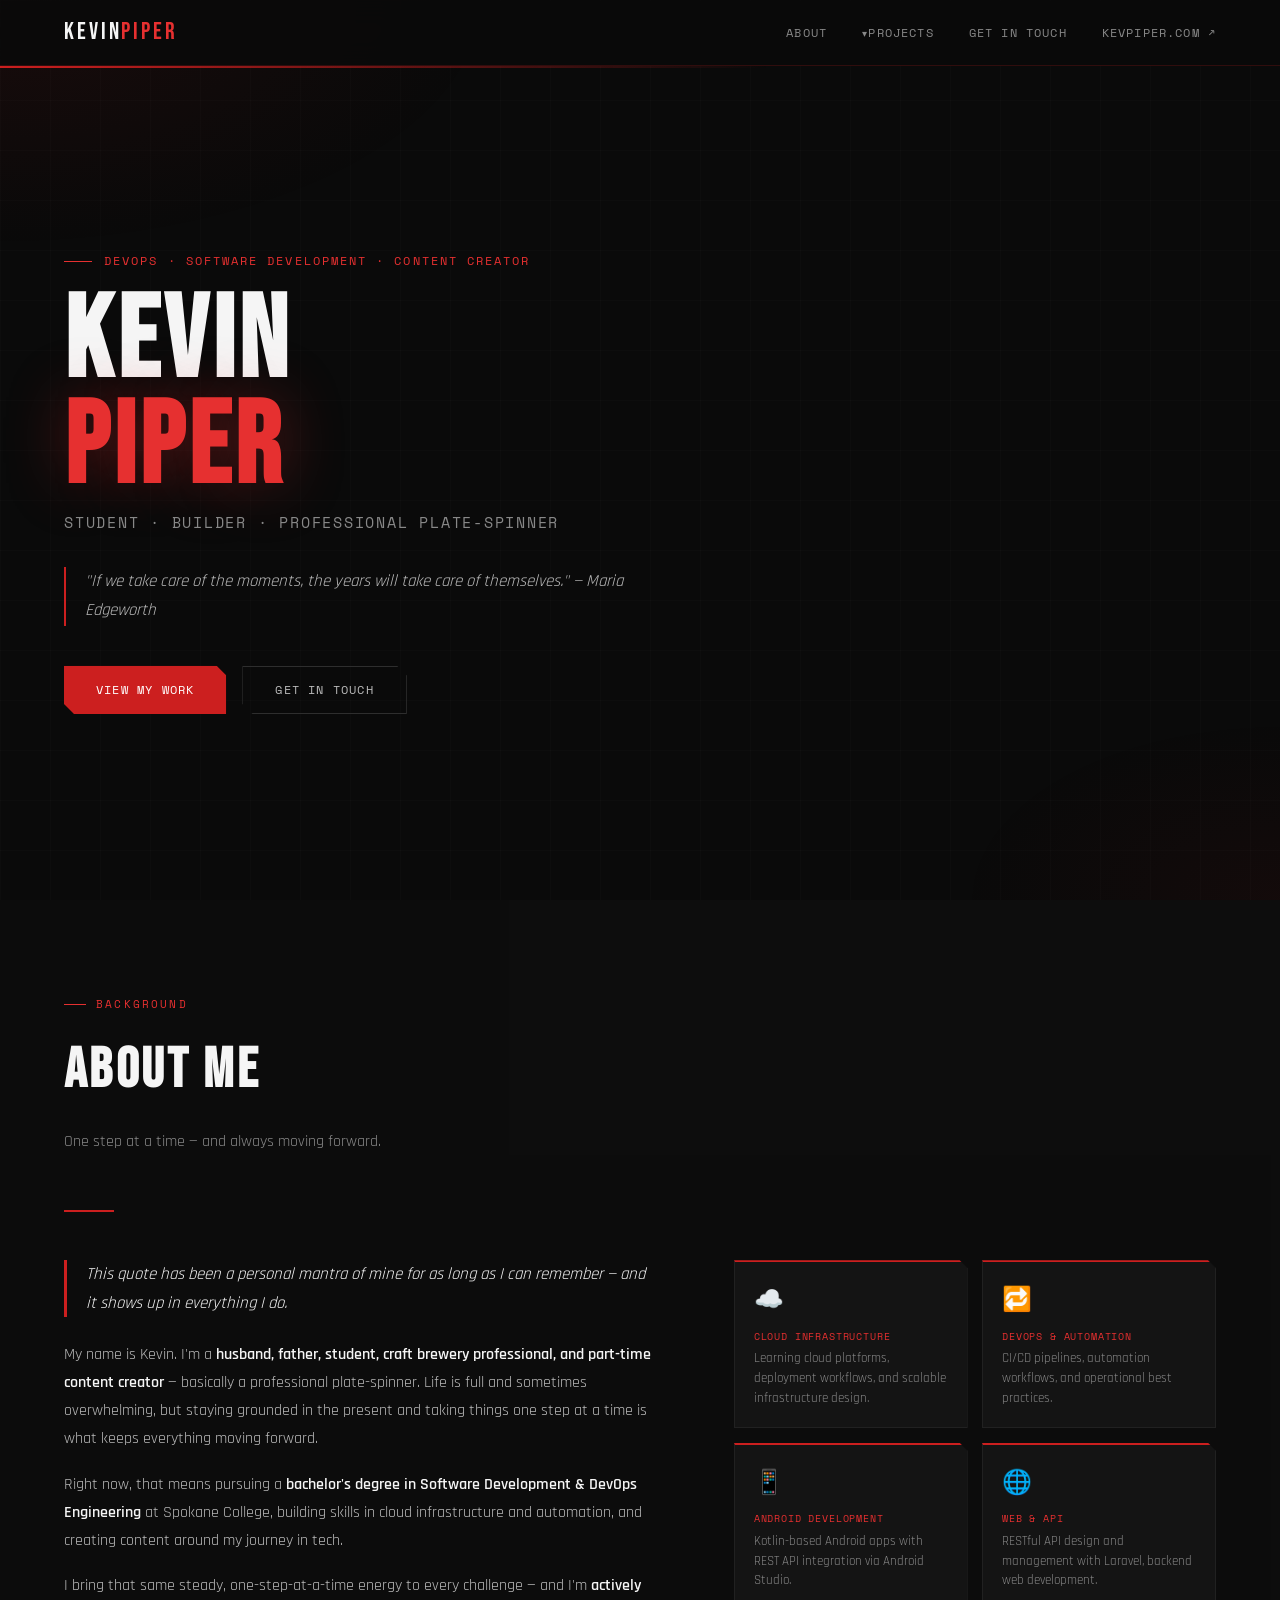
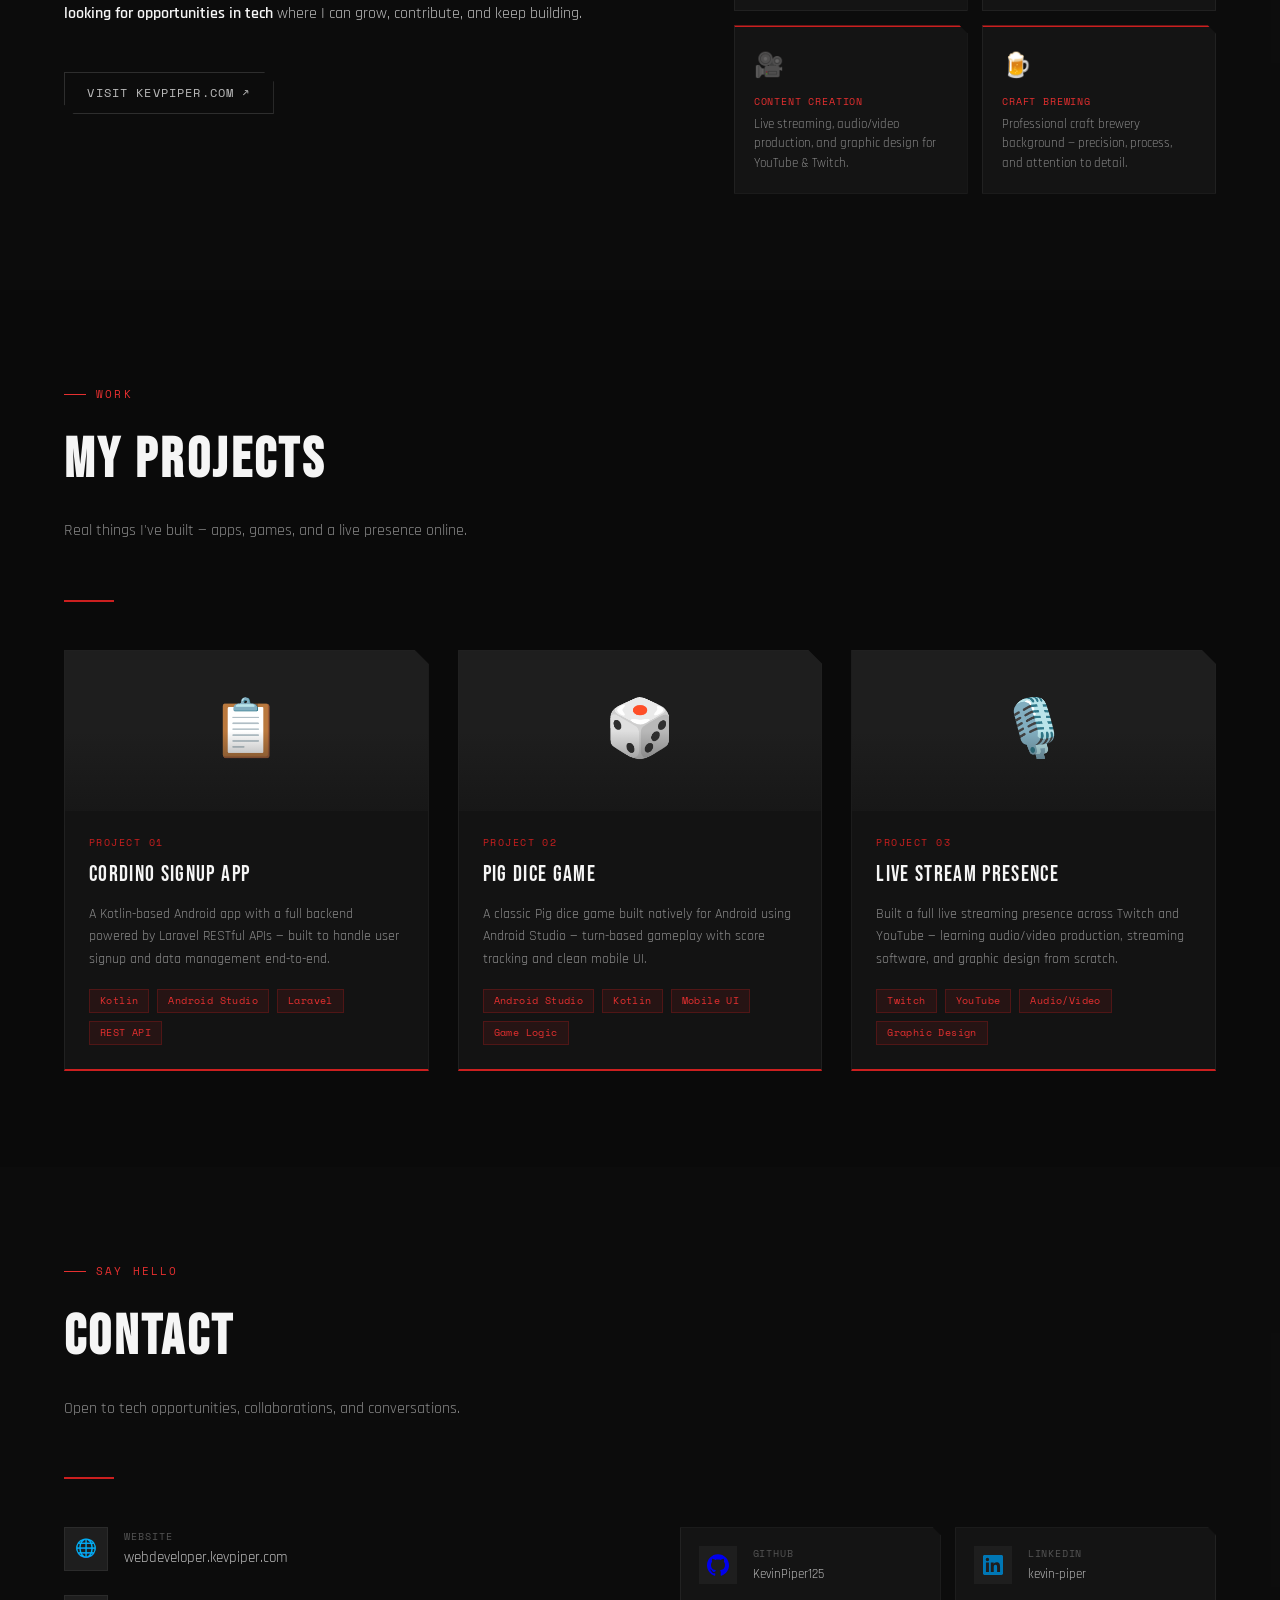
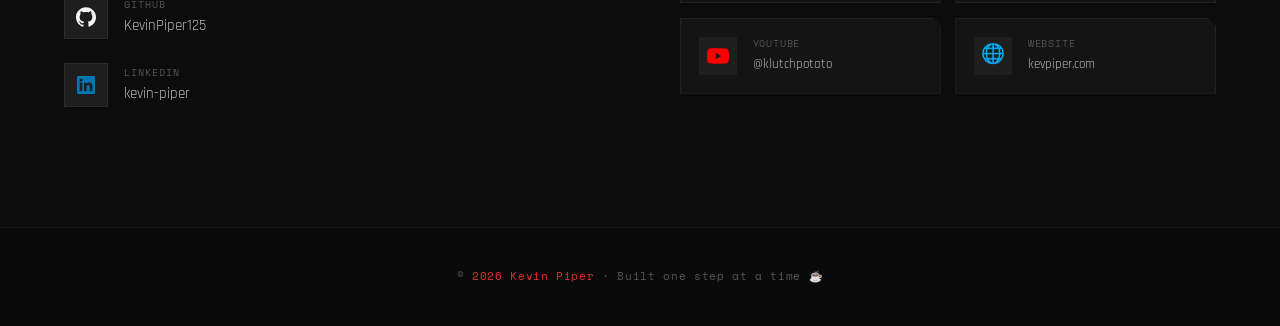
<file: index.html>
<!DOCTYPE html>
<html lang="en">
<head>
  <meta charset="UTF-8" />
  <meta name="viewport" content="width=device-width, initial-scale=1.0" />
  <meta name="description" content="Kevin Piper — DevOps & Software Development student, content creator, and tech enthusiast based in Spokane, WA." />
  <meta name="keywords" content="Kevin Piper, DevOps, Software Development, Cloud Infrastructure, Android, Kotlin, Spokane" />
  <meta name="author" content="Kevin Piper" />
  <meta property="og:title" content="Kevin Piper | DevOps & Software Development" />
  <meta property="og:description" content="Student, content creator, and tech builder. Pursuing a degree in Software Development & DevOps Engineering at Spokane College." />
  <meta property="og:url" content="https://webdeveloper.kevpiper.com" />
  <title>Kevin Paul Piper | DevOps & Software Development</title>
  <link rel="stylesheet" href="styles.css" />
</head>
<body>

  <!-- ── NAV ── -->
  <nav>
    <a href="index.html" class="nav-logo">Kevin<span>Piper</span></a>
    <ul class="nav-links">
      <li><a href="#about">About</a></li>
      <li class="nav-dropdown">
        <a href="#projects">Projects</a>
        <ul class="dropdown-menu">
          <li><a href="project1.html">Cordino Signup App</a></li>
          <li><a href="project2.html">Pig Dice Game</a></li>
          <li><a href="project3.html">Live Stream Presence</a></li>
        </ul>
      </li>
      <li><a href="#contact">Get in Touch</a></li>
      <li><a href="https://webdeveloper.kevpiper.com" target="_blank" rel="noopener">kevpiper.com ↗</a></li>
    </ul>
    <button class="hamburger" id="hamburger" aria-label="Open menu">
      <span></span><span></span><span></span>
    </button>
  </nav>

  <!-- ── MOBILE MENU ── -->
  <div class="mobile-menu" id="mobile-menu">
    <ul>
      <li><a href="#about">About</a></li>
      <li><a href="#projects">Projects</a></li>
      <li><a href="project1.html">→ Cordino Signup App</a></li>
      <li><a href="project2.html">→ Pig Dice Game</a></li>
      <li><a href="project3.html">→ Live Stream Presence</a></li>
      <li><a href="#contact">Contact</a></li>
      <li><a href="https://webdeveloper.kevpiper.com" target="_blank" rel="noopener">kevpiper.com ↗</a></li>
    </ul>
  </div>

  <!-- ── HERO ── -->
  <section id="hero">
    <div class="hero-accent-line"></div>
    <div class="hero-content">
      <p class="hero-tag">DevOps · Software Development · Content Creator</p>
      <h1 class="hero-name">
        Kevin
        <span>Piper</span>
      </h1>
      <p class="hero-title">Student · Builder · Professional Plate-Spinner</p>
      <p class="hero-desc">
        "If we take care of the moments, the years will take care of themselves." — Maria Edgeworth
      </p>
      <div class="hero-cta">
        <a href="#projects" class="btn-primary">View My Work</a>
        <a href="#contact" class="btn-outline">Get in Touch</a>
      </div>
    </div>
  </section>

  <!-- ── ABOUT ── -->
  <section id="about">
    <div class="section-label">Background</div>
    <h2 class="section-title">About Me</h2>
    <p class="section-subtitle">One step at a time — and always moving forward.</p>
    <div class="divider"></div>
    <div class="about-grid">
      <div class="about-text">
        <p class="quote">
          This quote has been a personal mantra of mine for as long as I can remember — and it shows up in everything I do.
        </p>
        <p>
          My name is Kevin. I'm a <strong>husband, father, student, craft brewery professional, and part-time content creator</strong> — basically a professional plate-spinner. Life is full and sometimes overwhelming, but staying grounded in the present and taking things one step at a time is what keeps everything moving forward.
        </p>
        <p>
          Right now, that means pursuing a <strong>bachelor's degree in Software Development &amp; DevOps Engineering</strong> at Spokane College, building skills in cloud infrastructure and automation, and creating content around my journey in tech.
        </p>
        <p>
          I bring that same steady, one-step-at-a-time energy to every challenge — and I'm <strong>actively looking for opportunities in tech</strong> where I can grow, contribute, and keep building.
        </p>
        <br />
        <a href="https://webdeveloper.kevpiper.com" target="_blank" rel="noopener" class="btn-outline" style="font-size:0.72rem; padding: 0.7rem 1.4rem;">
          Visit kevpiper.com ↗
        </a>
      </div>
      <div class="skills-grid">
        <div class="skill-card">
          <div class="skill-icon">☁️</div>
          <div class="skill-name">Cloud Infrastructure</div>
          <div class="skill-desc">Learning cloud platforms, deployment workflows, and scalable infrastructure design.</div>
        </div>
        <div class="skill-card">
          <div class="skill-icon">🔁</div>
          <div class="skill-name">DevOps & Automation</div>
          <div class="skill-desc">CI/CD pipelines, automation workflows, and operational best practices.</div>
        </div>
        <div class="skill-card">
          <div class="skill-icon">📱</div>
          <div class="skill-name">Android Development</div>
          <div class="skill-desc">Kotlin-based Android apps with REST API integration via Android Studio.</div>
        </div>
        <div class="skill-card">
          <div class="skill-icon">🌐</div>
          <div class="skill-name">Web & API</div>
          <div class="skill-desc">RESTful API design and management with Laravel, backend web development.</div>
        </div>
        <div class="skill-card">
          <div class="skill-icon">🎥</div>
          <div class="skill-name">Content Creation</div>
          <div class="skill-desc">Live streaming, audio/video production, and graphic design for YouTube & Twitch.</div>
        </div>
        <div class="skill-card">
          <div class="skill-icon">🍺</div>
          <div class="skill-name">Craft Brewing</div>
          <div class="skill-desc">Professional craft brewery background — precision, process, and attention to detail.</div>
        </div>
      </div>
    </div>
  </section>

  <!-- ── PROJECTS ── -->
  <section id="projects">
    <div class="section-label">Work</div>
    <h2 class="section-title">My Projects</h2>
    <p class="section-subtitle">Real things I've built — apps, games, and a live presence online.</p>
    <div class="divider"></div>
    <div class="projects-grid">

      <a href="project1.html" class="project-card">
        <div class="project-thumb">📋</div>
        <div class="project-body">
          <div class="project-number">Project 01</div>
          <div class="project-name">Cordino Signup App</div>
          <div class="project-desc">
            A Kotlin-based Android app with a full backend powered by Laravel RESTful APIs — built to handle user signup and data management end-to-end.
          </div>
          <div class="project-tags">
            <span class="tag">Kotlin</span>
            <span class="tag">Android Studio</span>
            <span class="tag">Laravel</span>
            <span class="tag">REST API</span>
          </div>
        </div>
      </a>

      <a href="project2.html" class="project-card">
        <div class="project-thumb">🎲</div>
        <div class="project-body">
          <div class="project-number">Project 02</div>
          <div class="project-name">Pig Dice Game</div>
          <div class="project-desc">
            A classic Pig dice game built natively for Android using Android Studio — turn-based gameplay with score tracking and clean mobile UI.
          </div>
          <div class="project-tags">
            <span class="tag">Android Studio</span>
            <span class="tag">Kotlin</span>
            <span class="tag">Mobile UI</span>
            <span class="tag">Game Logic</span>
          </div>
        </div>
      </a>

      <a href="project3.html" class="project-card">
        <div class="project-thumb">🎙️</div>
        <div class="project-body">
          <div class="project-number">Project 03</div>
          <div class="project-name">Live Stream Presence</div>
          <div class="project-desc">
            Built a full live streaming presence across Twitch and YouTube — learning audio/video production, streaming software, and graphic design from scratch.
          </div>
          <div class="project-tags">
            <span class="tag">Twitch</span>
            <span class="tag">YouTube</span>
            <span class="tag">Audio/Video</span>
            <span class="tag">Graphic Design</span>
          </div>
        </div>
      </a>

    </div>
  </section>

  <!-- ── CONTACT ── -->
  <section id="contact">
    <div class="section-label">Say Hello</div>
    <h2 class="section-title">Contact</h2>
    <p class="section-subtitle">Open to tech opportunities, collaborations, and conversations.</p>
    <div class="divider"></div>
    <div class="contact-grid">
      <div>
        <a href="https://webdeveloper.kevpiper.com" target="_blank" rel="noopener" class="contact-item">
          <div class="contact-icon">🌐</div>
          <div>
            <div class="contact-label">Website</div>
            <div class="contact-value">webdeveloper.kevpiper.com</div>
          </div>
        </a>
        <a href="https://github.com/KevinPiper125" target="_blank" rel="noopener" class="contact-item">
          <div class="contact-icon">
            <svg width="20" height="20" fill="currentColor" viewBox="0 0 24 24"><path d="M12 .297c-6.63 0-12 5.373-12 12 0 5.303 3.438 9.8 8.205 11.385.6.113.82-.258.82-.577 0-.285-.01-1.04-.015-2.04-3.338.724-4.042-1.61-4.042-1.61C4.422 18.07 3.633 17.7 3.633 17.7c-1.087-.744.084-.729.084-.729 1.205.084 1.838 1.236 1.838 1.236 1.07 1.835 2.809 1.305 3.495.998.108-.776.417-1.305.76-1.605-2.665-.3-5.466-1.332-5.466-5.93 0-1.31.465-2.38 1.235-3.22-.135-.303-.54-1.523.105-3.176 0 0 1.005-.322 3.3 1.23.96-.267 1.98-.399 3-.405 1.02.006 2.04.138 3 .405 2.28-1.552 3.285-1.23 3.285-1.23.645 1.653.24 2.873.12 3.176.765.84 1.23 1.91 1.23 3.22 0 4.61-2.805 5.625-5.475 5.92.42.36.81 1.096.81 2.22 0 1.606-.015 2.896-.015 3.286 0 .315.21.69.825.57C20.565 22.092 24 17.592 24 12.297c0-6.627-5.373-12-12-12"/></svg>
          </div>
          <div>
            <div class="contact-label">GitHub</div>
            <div class="contact-value">KevinPiper125</div>
          </div>
        </a>
        <a href="https://www.linkedin.com/in/kevin-piper-480a393b7/" target="_blank" rel="noopener" class="contact-item">
          <div class="contact-icon">
            <svg width="18" height="18" fill="#0077b5" viewBox="0 0 24 24"><path d="M20.447 20.452h-3.554v-5.569c0-1.328-.027-3.037-1.852-3.037-1.853 0-2.136 1.445-2.136 2.939v5.667H9.351V9h3.414v1.561h.046c.477-.9 1.637-1.85 3.37-1.85 3.601 0 4.267 2.37 4.267 5.455v6.286zM5.337 7.433a2.062 2.062 0 0 1-2.063-2.065 2.064 2.064 0 1 1 2.063 2.065zm1.782 13.019H3.555V9h3.564v11.452zM22.225 0H1.771C.792 0 0 .774 0 1.729v20.542C0 23.227.792 24 1.771 24h20.451C23.2 24 24 23.227 24 22.271V1.729C24 .774 23.2 0 22.222 0h.003z"/></svg>
          </div>
          <div>
            <div class="contact-label">LinkedIn</div>
            <div class="contact-value">kevin-piper</div>
          </div>
        </a>
      </div>
      <div class="social-grid">
        <a href="https://github.com/KevinPiper125" target="_blank" rel="noopener" class="social-card">
          <div class="social-icon">
            <svg width="22" height="22" fill="currentColor" viewBox="0 0 24 24"><path d="M12 .297c-6.63 0-12 5.373-12 12 0 5.303 3.438 9.8 8.205 11.385.6.113.82-.258.82-.577 0-.285-.01-1.04-.015-2.04-3.338.724-4.042-1.61-4.042-1.61C4.422 18.07 3.633 17.7 3.633 17.7c-1.087-.744.084-.729.084-.729 1.205.084 1.838 1.236 1.838 1.236 1.07 1.835 2.809 1.305 3.495.998.108-.776.417-1.305.76-1.605-2.665-.3-5.466-1.332-5.466-5.93 0-1.31.465-2.38 1.235-3.22-.135-.303-.54-1.523.105-3.176 0 0 1.005-.322 3.3 1.23.96-.267 1.98-.399 3-.405 1.02.006 2.04.138 3 .405 2.28-1.552 3.285-1.23 3.285-1.23.645 1.653.24 2.873.12 3.176.765.84 1.23 1.91 1.23 3.22 0 4.61-2.805 5.625-5.475 5.92.42.36.81 1.096.81 2.22 0 1.606-.015 2.896-.015 3.286 0 .315.21.69.825.57C20.565 22.092 24 17.592 24 12.297c0-6.627-5.373-12-12-12"/></svg>
          </div>
          <div>
            <div class="social-name">GitHub</div>
            <div class="social-handle">KevinPiper125</div>
          </div>
        </a>
        <a href="https://www.linkedin.com/in/kevin-piper-480a393b7/" target="_blank" rel="noopener" class="social-card">
          <div class="social-icon">
            <svg width="20" height="20" fill="#0077b5" viewBox="0 0 24 24"><path d="M20.447 20.452h-3.554v-5.569c0-1.328-.027-3.037-1.852-3.037-1.853 0-2.136 1.445-2.136 2.939v5.667H9.351V9h3.414v1.561h.046c.477-.9 1.637-1.85 3.37-1.85 3.601 0 4.267 2.37 4.267 5.455v6.286zM5.337 7.433a2.062 2.062 0 0 1-2.063-2.065 2.064 2.064 0 1 1 2.063 2.065zm1.782 13.019H3.555V9h3.564v11.452zM22.225 0H1.771C.792 0 0 .774 0 1.729v20.542C0 23.227.792 24 1.771 24h20.451C23.2 24 24 23.227 24 22.271V1.729C24 .774 23.2 0 22.222 0h.003z"/></svg>
          </div>
          <div>
            <div class="social-name">LinkedIn</div>
            <div class="social-handle">kevin-piper</div>
          </div>
        </a>
        <a href="https://www.youtube.com/@klutchpotato" target="_blank" rel="noopener" class="social-card">
          <div class="social-icon">
            <svg width="22" height="22" fill="#ff0000" viewBox="0 0 24 24"><path d="M23.495 6.205a3.007 3.007 0 0 0-2.088-2.088c-1.87-.501-9.396-.501-9.396-.501s-7.507-.01-9.396.501A3.007 3.007 0 0 0 .527 6.205a31.247 31.247 0 0 0-.522 5.805 31.247 31.247 0 0 0 .522 5.783 3.007 3.007 0 0 0 2.088 2.088c1.868.502 9.396.502 9.396.502s7.506 0 9.396-.502a3.007 3.007 0 0 0 2.088-2.088 31.247 31.247 0 0 0 .5-5.783 31.247 31.247 0 0 0-.5-5.805zM9.609 15.601V8.408l6.264 3.602z"/></svg>
          </div>
          <div>
            <div class="social-name">YouTube</div>
            <div class="social-handle">@klutchpotato</div>
          </div>
        </a>
        <a href="https://webdeveloper.kevpiper.com" target="_blank" rel="noopener" class="social-card">
          <div class="social-icon">🌐</div>
          <div>
            <div class="social-name">Website</div>
            <div class="social-handle">kevpiper.com</div>
          </div>
        </a>
      </div>
    </div>
  </section>

  <!-- ── FOOTER ── -->
  <footer>
    <p>© <span id="year"></span> <span>Kevin Piper</span> · Built one step at a time ☕</p>
  </footer>

  <script src="scripts.js"></script>
</body>
</html>
</file>
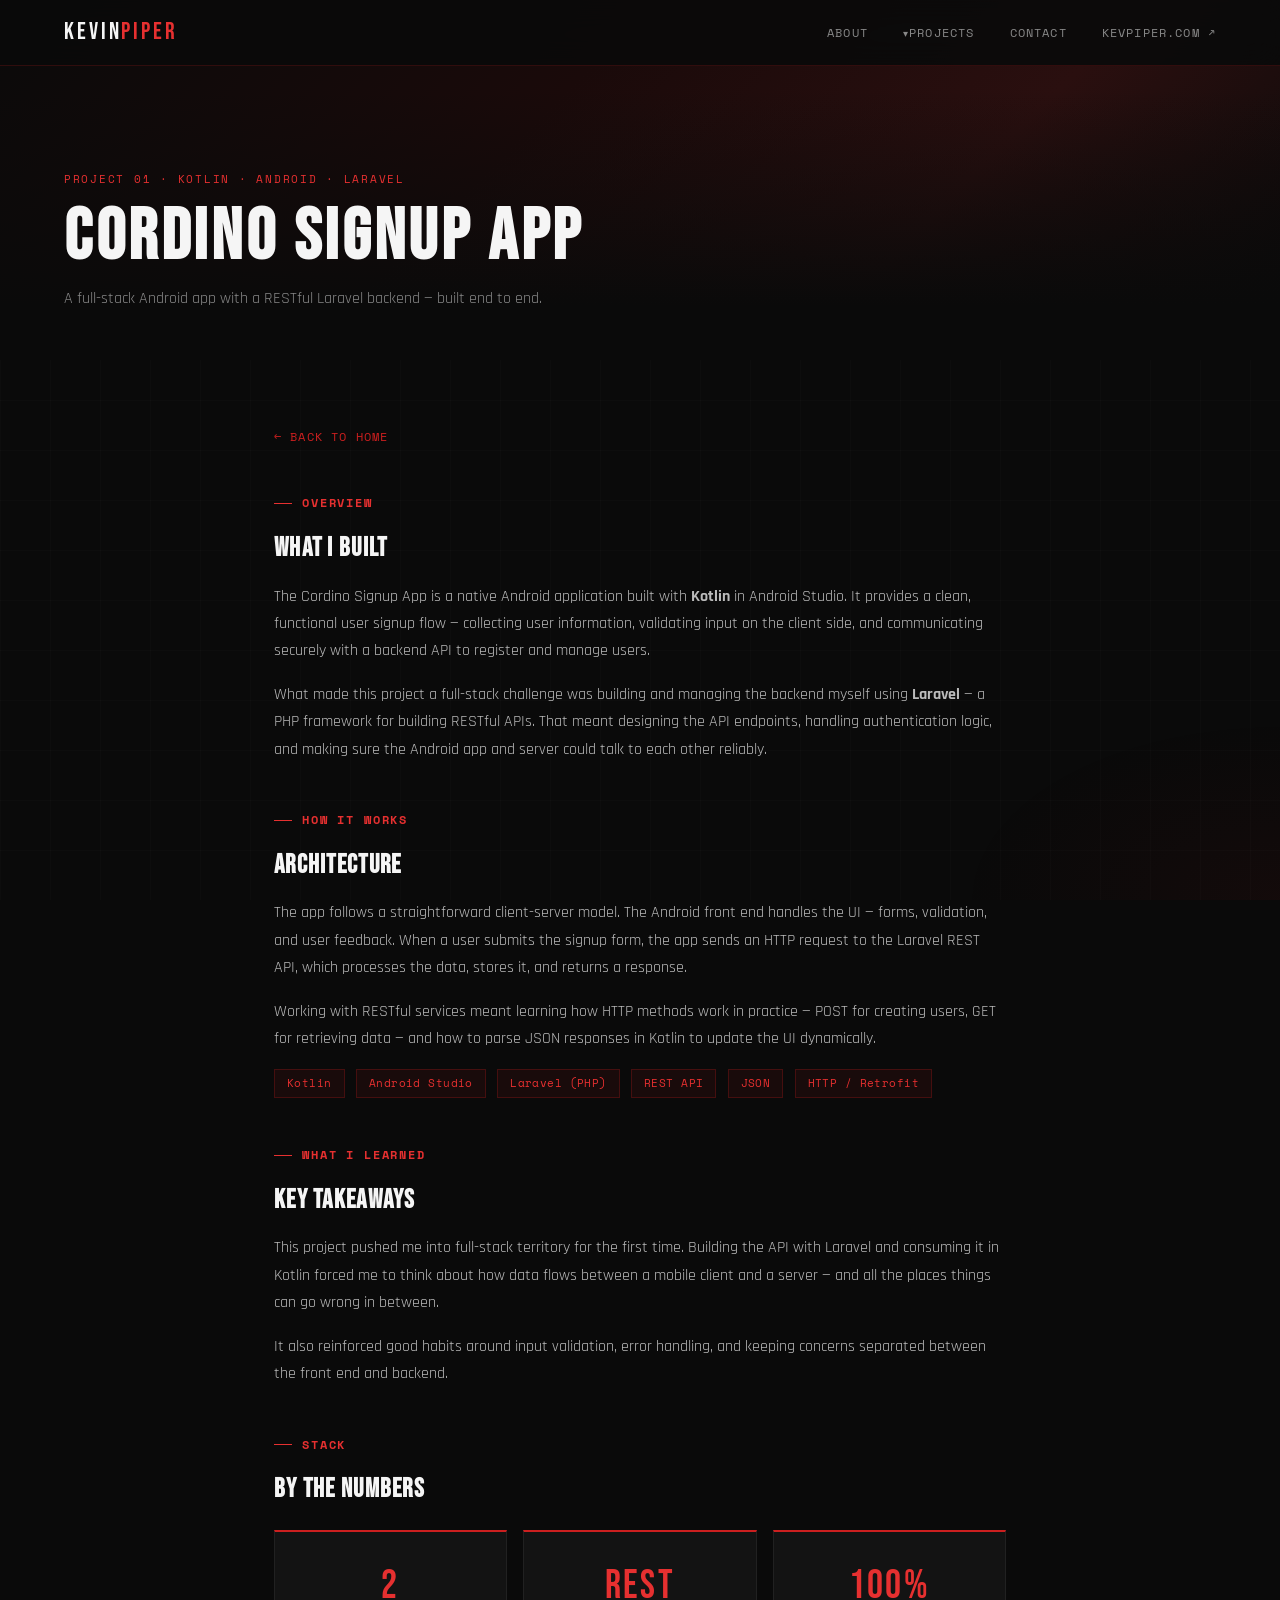
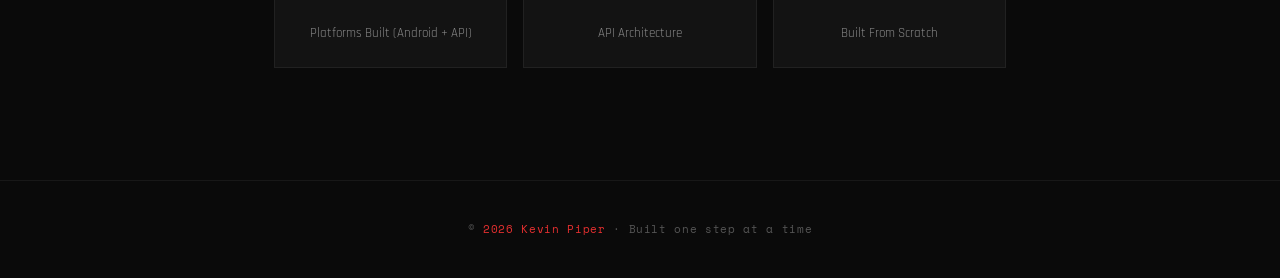
<file: project1.html>
<!DOCTYPE html>
<html lang="en">
<head>
  <meta charset="UTF-8" />
  <meta name="viewport" content="width=device-width, initial-scale=1.0" />
  <meta name="description" content="Cordino Signup App — Kevin Piper Project" />
  <title>Cordino Signup App | Kevin Piper</title>
  <link rel="stylesheet" href="styles.css" />
  <style>
    .project-hero-bg {
      background: linear-gradient(135deg, #0a0a0a 0%, #1a0a0a 40%, #2a0f0f 70%, #0a0a0a 100%);
    }
    .code-lines {
      position: absolute;
      inset: 0;
      overflow: hidden;
      opacity: 0.12;
    }
    .code-line {
      position: absolute;
      height: 1px;
      background: var(--red);
      animation: slideLine 4s linear infinite;
    }
    .code-line:nth-child(1) { width: 35%; top: 28%; left: -35%; animation-delay: 0s; }
    .code-line:nth-child(2) { width: 50%; top: 45%; left: -50%; animation-delay: 1s; }
    .code-line:nth-child(3) { width: 28%; top: 62%; left: -28%; animation-delay: 2s; }
    @keyframes slideLine { to { left: 110%; } }
  </style>
</head>
<body>

  <nav>
    <a href="index.html" class="nav-logo">Kevin<span>Piper</span></a>
    <ul class="nav-links">
      <li><a href="index.html#about">About</a></li>
      <li class="nav-dropdown">
        <a href="index.html#projects">Projects</a>
        <ul class="dropdown-menu">
          <li><a href="project1.html">Cordino Signup App</a></li>
          <li><a href="project2.html">Pig Dice Game</a></li>
          <li><a href="project3.html">Live Stream Presence</a></li>
        </ul>
      </li>
      <li><a href="index.html#contact">Contact</a></li>
      <li><a href="https://webdeveloper.kevpiper.com" target="_blank" rel="noopener">kevpiper.com ↗</a></li>
    </ul>
    <button class="hamburger" id="hamburger" aria-label="Open menu">
      <span></span><span></span><span></span>
    </button>
  </nav>

  <div class="mobile-menu" id="mobile-menu">
    <ul>
      <li><a href="index.html#about">About</a></li>
      <li><a href="index.html#projects">Projects</a></li>
      <li><a href="project1.html">→ Cordino Signup App</a></li>
      <li><a href="project2.html">→ Pig Dice Game</a></li>
      <li><a href="project3.html">→ Live Stream Presence</a></li>
      <li><a href="index.html#contact">Contact</a></li>
    </ul>
  </div>

  <div class="project-hero">
    <div class="project-hero-bg" style="position:absolute;inset:0;"></div>
    <div class="code-lines">
      <div class="code-line"></div>
      <div class="code-line"></div>
      <div class="code-line"></div>
    </div>
    <div class="project-hero-overlay"></div>
    <div class="project-hero-content">
      <div class="project-page-tag">Project 01 · Kotlin · Android · Laravel</div>
      <h1 class="project-page-title">Cordino Signup App</h1>
      <p class="project-page-subtitle">A full-stack Android app with a RESTful Laravel backend — built end to end.</p>
    </div>
  </div>

  <div class="project-content">
    <a href="index.html" class="back-link">← Back to Home</a>

    <div class="project-section">
      <h2>Overview</h2>
      <h3>What I Built</h3>
      <p>
        The Cordino Signup App is a native Android application built with <strong>Kotlin</strong> in Android Studio. It provides a clean, functional user signup flow — collecting user information, validating input on the client side, and communicating securely with a backend API to register and manage users.
      </p>
      <p>
        What made this project a full-stack challenge was building and managing the backend myself using <strong>Laravel</strong> — a PHP framework for building RESTful APIs. That meant designing the API endpoints, handling authentication logic, and making sure the Android app and server could talk to each other reliably.
      </p>
    </div>

    <div class="project-section">
      <h2>How It Works</h2>
      <h3>Architecture</h3>
      <p>
        The app follows a straightforward client-server model. The Android front end handles the UI — forms, validation, and user feedback. When a user submits the signup form, the app sends an HTTP request to the Laravel REST API, which processes the data, stores it, and returns a response.
      </p>
      <p>
        Working with RESTful services meant learning how HTTP methods work in practice — POST for creating users, GET for retrieving data — and how to parse JSON responses in Kotlin to update the UI dynamically.
      </p>
      <div class="tech-list">
        <span class="tech-badge">Kotlin</span>
        <span class="tech-badge">Android Studio</span>
        <span class="tech-badge">Laravel (PHP)</span>
        <span class="tech-badge">REST API</span>
        <span class="tech-badge">JSON</span>
        <span class="tech-badge">HTTP / Retrofit</span>
      </div>
    </div>

    <div class="project-section">
      <h2>What I Learned</h2>
      <h3>Key Takeaways</h3>
      <p>
        This project pushed me into full-stack territory for the first time. Building the API with Laravel and consuming it in Kotlin forced me to think about how data flows between a mobile client and a server — and all the places things can go wrong in between.
      </p>
      <p>
        It also reinforced good habits around input validation, error handling, and keeping concerns separated between the front end and backend.
      </p>
    </div>

    <div class="project-section">
      <h2>Stack</h2>
      <h3>By the Numbers</h3>
      <div class="result-grid">
        <div class="result-card">
          <div class="result-num">2</div>
          <div class="result-label">Platforms Built (Android + API)</div>
        </div>
        <div class="result-card">
          <div class="result-num">REST</div>
          <div class="result-label">API Architecture</div>
        </div>
        <div class="result-card">
          <div class="result-num">100%</div>
          <div class="result-label">Built From Scratch</div>
        </div>
      </div>
    </div>
  </div>

  <footer>
    <p>© <span id="year"></span> <span>Kevin Piper</span> · Built one step at a time</p>
  </footer>

  <script src="scripts.js"></script>
</body>
</html>
</file>
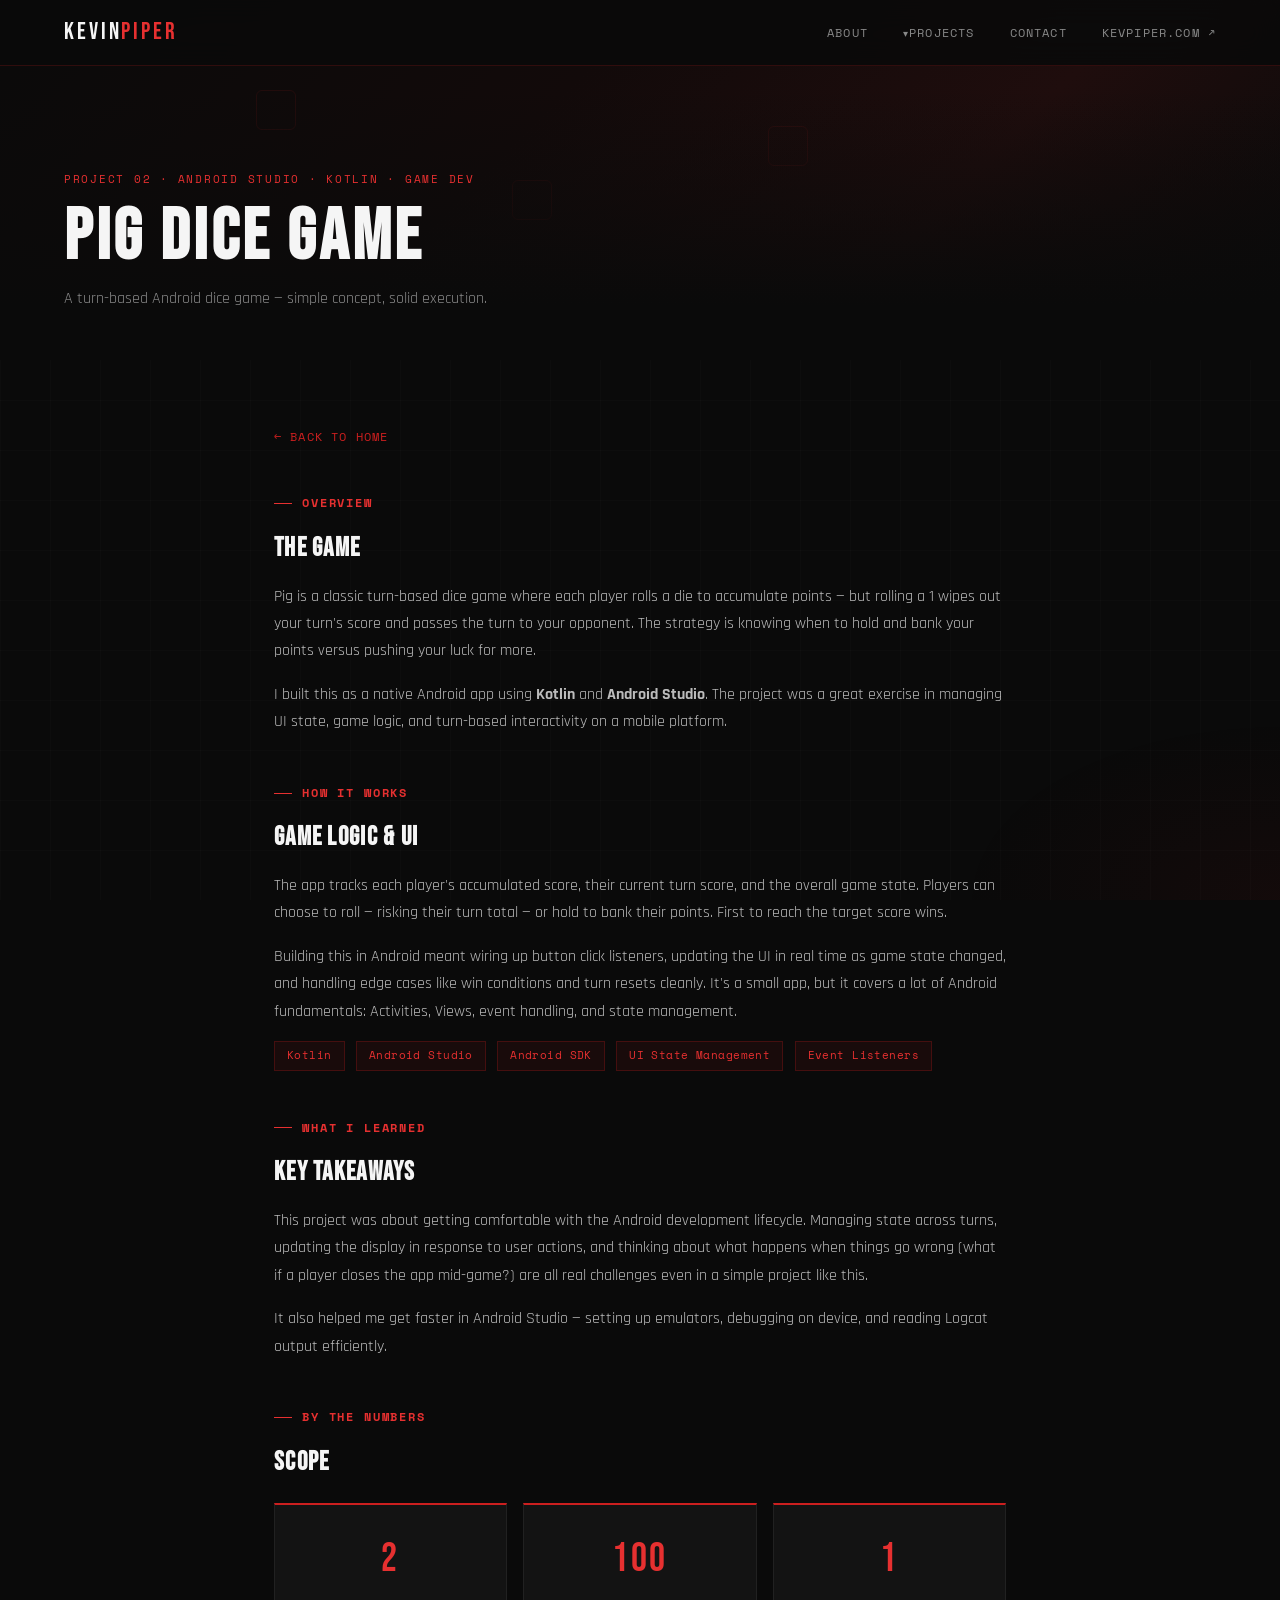
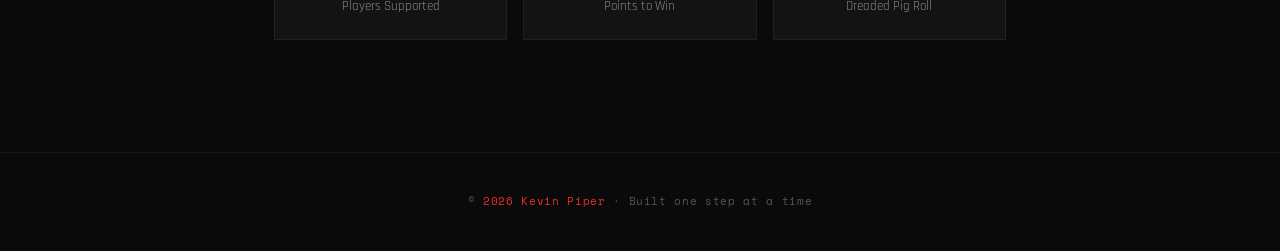
<file: project2.html>
<!DOCTYPE html>
<html lang="en">
<head>
  <meta charset="UTF-8" />
  <meta name="viewport" content="width=device-width, initial-scale=1.0" />
  <meta name="description" content="Pig Dice Game — Kevin Piper Android Project" />
  <title>Pig Dice Game | Kevin Piper</title>
  <link rel="stylesheet" href="styles.css" />
  <style>
    .project-hero-bg {
      background: linear-gradient(135deg, #0a0a0a 0%, #120a0a 40%, #1f0d0d 70%, #0a0a0a 100%);
    }
    .dice-vis {
      position: absolute;
      inset: 0;
      overflow: hidden;
      opacity: 0.1;
    }
    .die {
      position: absolute;
      width: 40px; height: 40px;
      border: 1px solid var(--red);
      border-radius: 6px;
      animation: dieSpin 6s ease-in-out infinite;
    }
    .die:nth-child(1) { top: 25%; left: 20%; animation-delay: 0s; }
    .die:nth-child(2) { top: 50%; left: 40%; animation-delay: 1.5s; }
    .die:nth-child(3) { top: 35%; left: 60%; animation-delay: 3s; }
    @keyframes dieSpin {
      0%, 100% { transform: rotate(0deg); opacity: 0.3; }
      50% { transform: rotate(45deg); opacity: 1; }
    }
  </style>
</head>
<body>

  <nav>
    <a href="index.html" class="nav-logo">Kevin<span>Piper</span></a>
    <ul class="nav-links">
      <li><a href="index.html#about">About</a></li>
      <li class="nav-dropdown">
        <a href="index.html#projects">Projects</a>
        <ul class="dropdown-menu">
          <li><a href="project1.html">Cordino Signup App</a></li>
          <li><a href="project2.html">Pig Dice Game</a></li>
          <li><a href="project3.html">Live Stream Presence</a></li>
        </ul>
      </li>
      <li><a href="index.html#contact">Contact</a></li>
      <li><a href="https://webdeveloper.kevpiper.com" target="_blank" rel="noopener">kevpiper.com ↗</a></li>
    </ul>
    <button class="hamburger" id="hamburger" aria-label="Open menu">
      <span></span><span></span><span></span>
    </button>
  </nav>

  <div class="mobile-menu" id="mobile-menu">
    <ul>
      <li><a href="index.html#about">About</a></li>
      <li><a href="index.html#projects">Projects</a></li>
      <li><a href="project1.html">→ Cordino Signup App</a></li>
      <li><a href="project2.html">→ Pig Dice Game</a></li>
      <li><a href="project3.html">→ Live Stream Presence</a></li>
      <li><a href="index.html#contact">Contact</a></li>
    </ul>
  </div>

  <div class="project-hero">
    <div class="project-hero-bg" style="position:absolute;inset:0;"></div>
    <div class="dice-vis">
      <div class="die"></div>
      <div class="die"></div>
      <div class="die"></div>
    </div>
    <div class="project-hero-overlay"></div>
    <div class="project-hero-content">
      <div class="project-page-tag">Project 02 · Android Studio · Kotlin · Game Dev</div>
      <h1 class="project-page-title">Pig Dice Game</h1>
      <p class="project-page-subtitle">A turn-based Android dice game — simple concept, solid execution.</p>
    </div>
  </div>

  <div class="project-content">
    <a href="index.html" class="back-link">← Back to Home</a>

    <div class="project-section">
      <h2>Overview</h2>
      <h3>The Game</h3>
      <p>
        Pig is a classic turn-based dice game where each player rolls a die to accumulate points — but rolling a 1 wipes out your turn's score and passes the turn to your opponent. The strategy is knowing when to hold and bank your points versus pushing your luck for more.
      </p>
      <p>
        I built this as a native Android app using <strong>Kotlin</strong> and <strong>Android Studio</strong>. The project was a great exercise in managing UI state, game logic, and turn-based interactivity on a mobile platform.
      </p>
    </div>

    <div class="project-section">
      <h2>How It Works</h2>
      <h3>Game Logic & UI</h3>
      <p>
        The app tracks each player's accumulated score, their current turn score, and the overall game state. Players can choose to roll — risking their turn total — or hold to bank their points. First to reach the target score wins.
      </p>
      <p>
        Building this in Android meant wiring up button click listeners, updating the UI in real time as game state changed, and handling edge cases like win conditions and turn resets cleanly. It's a small app, but it covers a lot of Android fundamentals: Activities, Views, event handling, and state management.
      </p>
      <div class="tech-list">
        <span class="tech-badge">Kotlin</span>
        <span class="tech-badge">Android Studio</span>
        <span class="tech-badge">Android SDK</span>
        <span class="tech-badge">UI State Management</span>
        <span class="tech-badge">Event Listeners</span>
      </div>
    </div>

    <div class="project-section">
      <h2>What I Learned</h2>
      <h3>Key Takeaways</h3>
      <p>
        This project was about getting comfortable with the Android development lifecycle. Managing state across turns, updating the display in response to user actions, and thinking about what happens when things go wrong (what if a player closes the app mid-game?) are all real challenges even in a simple project like this.
      </p>
      <p>
        It also helped me get faster in Android Studio — setting up emulators, debugging on device, and reading Logcat output efficiently.
      </p>
    </div>

    <div class="project-section">
      <h2>By the Numbers</h2>
      <h3>Scope</h3>
      <div class="result-grid">
        <div class="result-card">
          <div class="result-num">2</div>
          <div class="result-label">Players Supported</div>
        </div>
        <div class="result-card">
          <div class="result-num">100</div>
          <div class="result-label">Points to Win</div>
        </div>
        <div class="result-card">
          <div class="result-num">1</div>
          <div class="result-label">Dreaded Pig Roll</div>
        </div>
      </div>
    </div>
  </div>

  <footer>
    <p>© <span id="year"></span> <span>Kevin Piper</span> · Built one step at a time</p>
  </footer>

  <script src="scripts.js"></script>
</body>
</html>
</file>
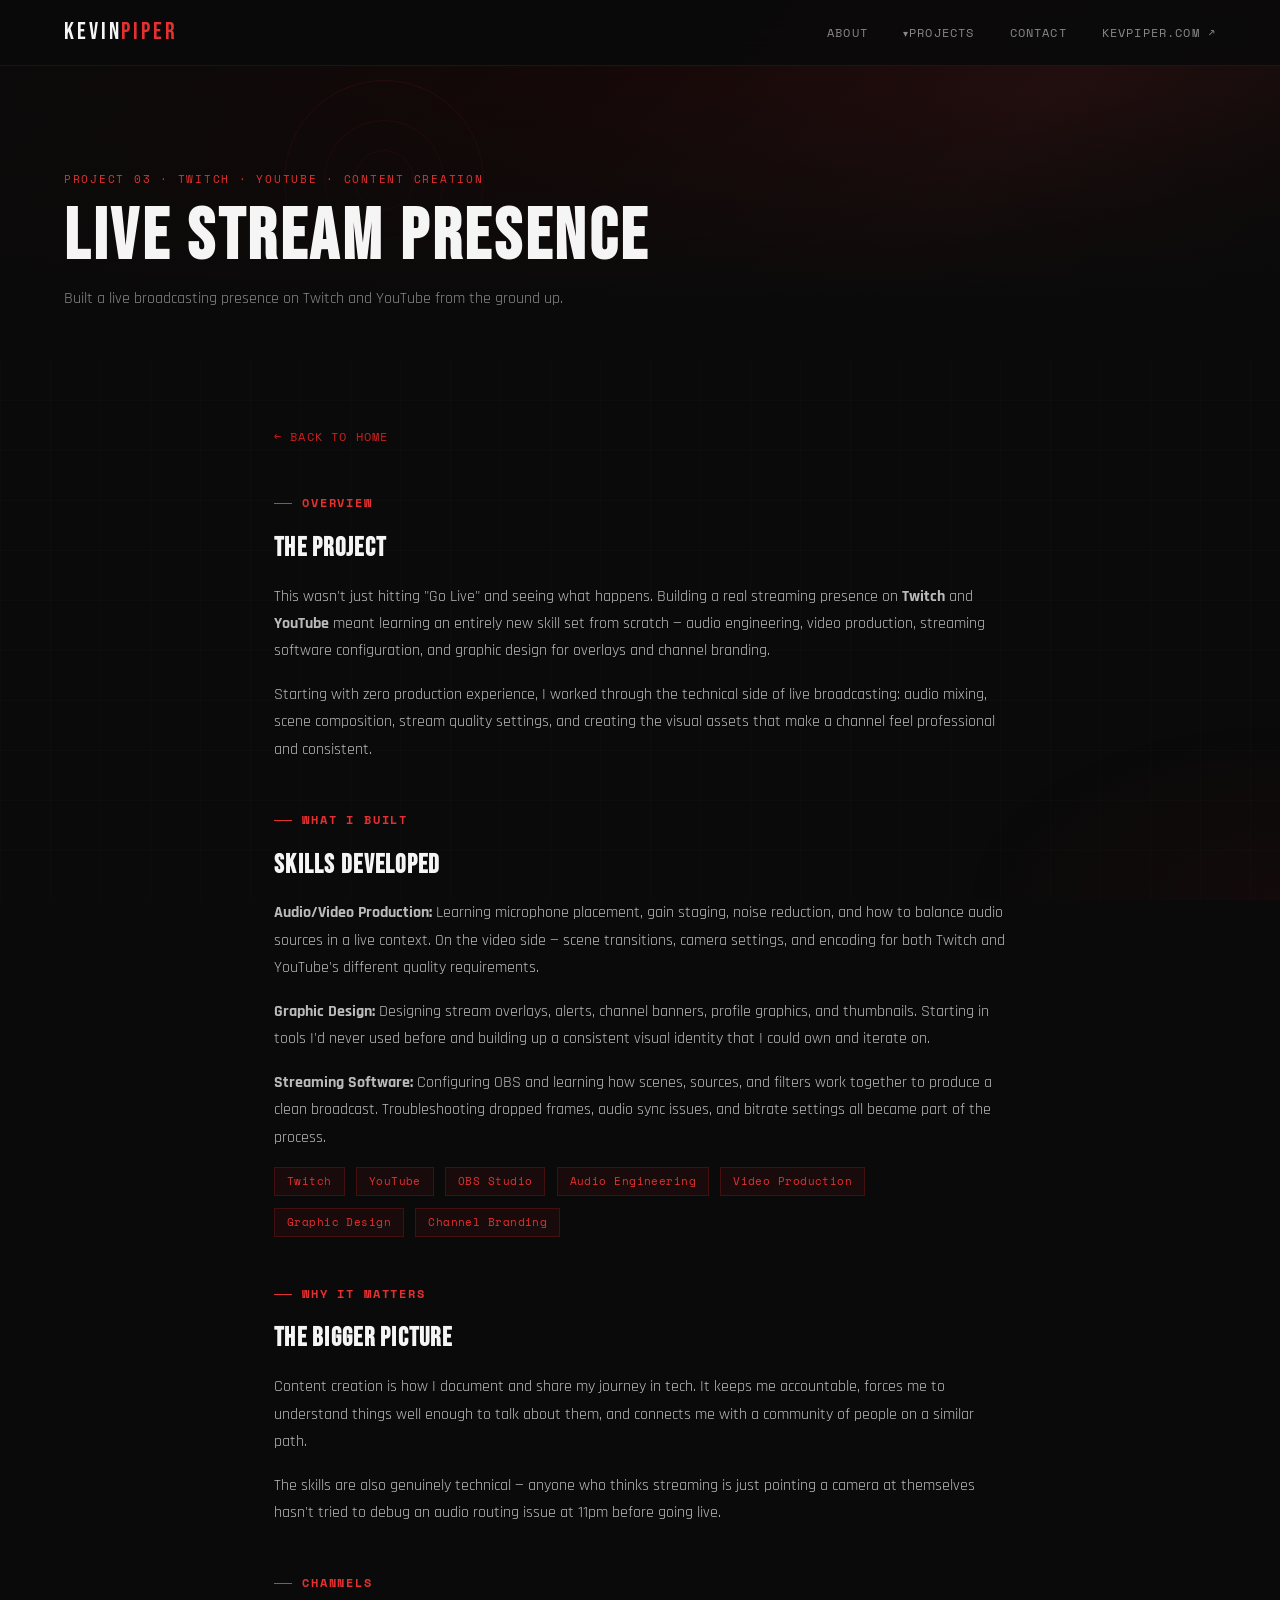
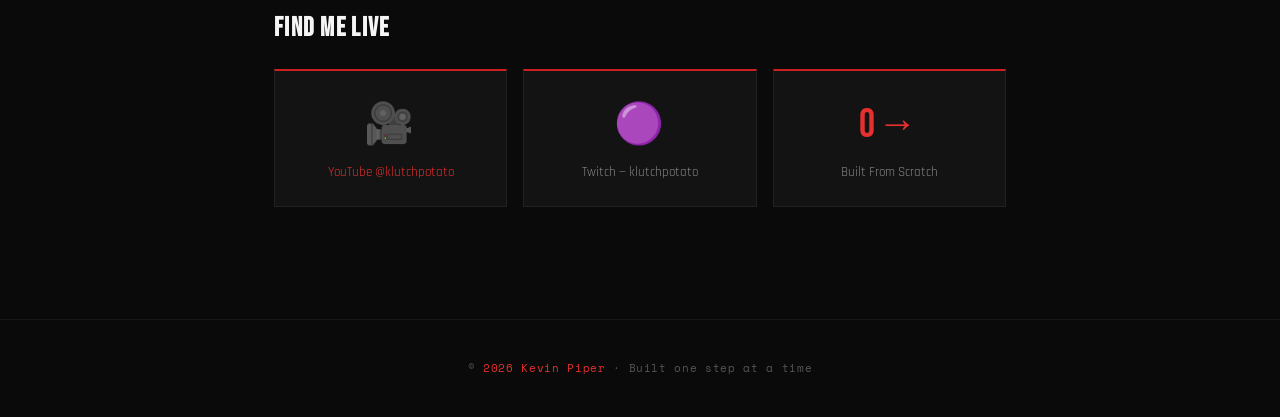
<file: project3.html>
<!DOCTYPE html>
<html lang="en">
<head>
  <meta charset="UTF-8" />
  <meta name="viewport" content="width=device-width, initial-scale=1.0" />
  <meta name="description" content="Live Stream Presence — Kevin Piper Content Creation Project" />
  <title>Live Stream Presence | Kevin Piper</title>
  <link rel="stylesheet" href="styles.css" />
  <style>
    .project-hero-bg {
      background: linear-gradient(135deg, #0a0a0a 0%, #150808 40%, #220e0e 70%, #0a0a0a 100%);
    }
    .signal-vis {
      position: absolute;
      inset: 0;
      overflow: hidden;
      opacity: 0.12;
    }
    .ring {
      position: absolute;
      border-radius: 50%;
      border: 1px solid var(--red);
      top: 50%; left: 30%;
      transform: translate(-50%, -50%);
      animation: ripple 3s ease-out infinite;
    }
    .ring:nth-child(1) { width: 60px; height: 60px; animation-delay: 0s; }
    .ring:nth-child(2) { width: 120px; height: 120px; animation-delay: 0.8s; }
    .ring:nth-child(3) { width: 200px; height: 200px; animation-delay: 1.6s; }
    @keyframes ripple {
      0% { opacity: 1; transform: translate(-50%, -50%) scale(0.8); }
      100% { opacity: 0; transform: translate(-50%, -50%) scale(1.3); }
    }
  </style>
</head>
<body>

  <nav>
    <a href="index.html" class="nav-logo">Kevin<span>Piper</span></a>
    <ul class="nav-links">
      <li><a href="index.html#about">About</a></li>
      <li class="nav-dropdown">
        <a href="index.html#projects">Projects</a>
        <ul class="dropdown-menu">
          <li><a href="project1.html">Cordino Signup App</a></li>
          <li><a href="project2.html">Pig Dice Game</a></li>
          <li><a href="project3.html">Live Stream Presence</a></li>
        </ul>
      </li>
      <li><a href="index.html#contact">Contact</a></li>
      <li><a href="https://webdeveloper.kevpiper.com" target="_blank" rel="noopener">kevpiper.com ↗</a></li>
    </ul>
    <button class="hamburger" id="hamburger" aria-label="Open menu">
      <span></span><span></span><span></span>
    </button>
  </nav>

  <div class="mobile-menu" id="mobile-menu">
    <ul>
      <li><a href="index.html#about">About</a></li>
      <li><a href="index.html#projects">Projects</a></li>
      <li><a href="project1.html">→ Cordino Signup App</a></li>
      <li><a href="project2.html">→ Pig Dice Game</a></li>
      <li><a href="project3.html">→ Live Stream Presence</a></li>
      <li><a href="index.html#contact">Contact</a></li>
    </ul>
  </div>

  <div class="project-hero">
    <div class="project-hero-bg" style="position:absolute;inset:0;"></div>
    <div class="signal-vis">
      <div class="ring"></div>
      <div class="ring"></div>
      <div class="ring"></div>
    </div>
    <div class="project-hero-overlay"></div>
    <div class="project-hero-content">
      <div class="project-page-tag">Project 03 · Twitch · YouTube · Content Creation</div>
      <h1 class="project-page-title">Live Stream Presence</h1>
      <p class="project-page-subtitle">Built a live broadcasting presence on Twitch and YouTube from the ground up.</p>
    </div>
  </div>

  <div class="project-content">
    <a href="index.html" class="back-link">← Back to Home</a>

    <div class="project-section">
      <h2>Overview</h2>
      <h3>The Project</h3>
      <p>
        This wasn't just hitting "Go Live" and seeing what happens. Building a real streaming presence on <strong>Twitch</strong> and <strong>YouTube</strong> meant learning an entirely new skill set from scratch — audio engineering, video production, streaming software configuration, and graphic design for overlays and channel branding.
      </p>
      <p>
        Starting with zero production experience, I worked through the technical side of live broadcasting: audio mixing, scene composition, stream quality settings, and creating the visual assets that make a channel feel professional and consistent.
      </p>
    </div>

    <div class="project-section">
      <h2>What I Built</h2>
      <h3>Skills Developed</h3>
      <p>
        <strong>Audio/Video Production:</strong> Learning microphone placement, gain staging, noise reduction, and how to balance audio sources in a live context. On the video side — scene transitions, camera settings, and encoding for both Twitch and YouTube's different quality requirements.
      </p>
      <p>
        <strong>Graphic Design:</strong> Designing stream overlays, alerts, channel banners, profile graphics, and thumbnails. Starting in tools I'd never used before and building up a consistent visual identity that I could own and iterate on.
      </p>
      <p>
        <strong>Streaming Software:</strong> Configuring OBS and learning how scenes, sources, and filters work together to produce a clean broadcast. Troubleshooting dropped frames, audio sync issues, and bitrate settings all became part of the process.
      </p>
      <div class="tech-list">
        <span class="tech-badge">Twitch</span>
        <span class="tech-badge">YouTube</span>
        <span class="tech-badge">OBS Studio</span>
        <span class="tech-badge">Audio Engineering</span>
        <span class="tech-badge">Video Production</span>
        <span class="tech-badge">Graphic Design</span>
        <span class="tech-badge">Channel Branding</span>
      </div>
    </div>

    <div class="project-section">
      <h2>Why It Matters</h2>
      <h3>The Bigger Picture</h3>
      <p>
        Content creation is how I document and share my journey in tech. It keeps me accountable, forces me to understand things well enough to talk about them, and connects me with a community of people on a similar path.
      </p>
      <p>
        The skills are also genuinely technical — anyone who thinks streaming is just pointing a camera at themselves hasn't tried to debug an audio routing issue at 11pm before going live.
      </p>
    </div>

    <div class="project-section">
      <h2>Channels</h2>
      <h3>Find Me Live</h3>
      <div class="result-grid">
        <div class="result-card">
          <div class="result-num">🎥</div>
          <div class="result-label"><a href="https://www.youtube.com/@klutchpotato" target="_blank" rel="noopener" style="color:var(--red-bright); text-decoration:none;">YouTube @klutchpotato</a></div>
        </div>
        <div class="result-card">
          <div class="result-num">🟣</div>
          <div class="result-label">Twitch — klutchpotato</div>
        </div>
        <div class="result-card">
          <div class="result-num">0→</div>
          <div class="result-label">Built From Scratch</div>
        </div>
      </div>
    </div>
  </div>

  <footer>
    <p>© <span id="year"></span> <span>Kevin Piper</span> · Built one step at a time</p>
  </footer>

  <script src="scripts.js"></script>
</body>
</html>
</file>
<file: styles.css>
@import url('https://fonts.googleapis.com/css2?family=Bebas+Neue&family=Rajdhani:wght@300;400;500;600;700&family=Space+Mono:wght@400;700&display=swap');

:root {
  --black:       #0a0a0a;
  --black-soft:  #111111;
  --black-card:  #161616;
  --grey-dark:   #1e1e1e;
  --grey-mid:    #2e2e2e;
  --grey-light:  #888888;
  --grey-dim:    #555555;
  --red:         #cc1f1f;
  --red-bright:  #e63030;
  --red-glow:    #ff4444;
  --white:       #f5f5f5;
  --white-dim:   #bbbbbb;
  --border:      rgba(204, 31, 31, 0.2);
  --border-grey: rgba(255,255,255,0.06);
  --card-bg:     rgba(22, 22, 22, 0.85);
}

* { margin: 0; padding: 0; box-sizing: border-box; }
html { scroll-behavior: smooth; }

body {
  font-family: 'Rajdhani', sans-serif;
  background: var(--black);
  color: var(--white);
  overflow-x: hidden;
  line-height: 1.6;
}

body::before {
  content: '';
  position: fixed;
  inset: 0;
  background:
    radial-gradient(ellipse 70% 50% at 0% 0%, rgba(204,31,31,0.08) 0%, transparent 55%),
    radial-gradient(ellipse 50% 40% at 100% 100%, rgba(204,31,31,0.05) 0%, transparent 50%);
  pointer-events: none;
  z-index: 0;
}

body::after {
  content: '';
  position: fixed;
  inset: 0;
  background-image:
    linear-gradient(rgba(255,255,255,0.015) 1px, transparent 1px),
    linear-gradient(90deg, rgba(255,255,255,0.015) 1px, transparent 1px);
  background-size: 50px 50px;
  pointer-events: none;
  z-index: 0;
}

/* ── NAV ── */
nav {
  position: fixed;
  top: 0; left: 0; right: 0;
  z-index: 1000;
  display: flex;
  align-items: center;
  justify-content: space-between;
  padding: 0 5%;
  height: 66px;
  background: rgba(10,10,10,0.92);
  backdrop-filter: blur(14px);
  border-bottom: 1px solid var(--border);
}

.nav-logo {
  font-family: 'Bebas Neue', sans-serif;
  font-size: 1.5rem;
  letter-spacing: 0.12em;
  color: var(--white);
  text-decoration: none;
}
.nav-logo span { color: var(--red-bright); }

.nav-links {
  display: flex;
  gap: 2.2rem;
  list-style: none;
  align-items: center;
}

.nav-links a {
  font-family: 'Space Mono', monospace;
  font-size: 0.72rem;
  color: var(--grey-light);
  text-decoration: none;
  letter-spacing: 0.1em;
  text-transform: uppercase;
  transition: color 0.2s;
  position: relative;
}
.nav-links a::after {
  content: '';
  position: absolute;
  bottom: -4px; left: 0;
  width: 0; height: 1px;
  background: var(--red-bright);
  transition: width 0.3s;
}
.nav-links a:hover { color: var(--white); }
.nav-links a:hover::after { width: 100%; }

.nav-dropdown { position: relative; }
.nav-dropdown > a::before { content: ' ▾'; font-size: 0.65rem; }

.dropdown-menu {
  display: none;
  position: absolute;
  top: calc(100% + 14px);
  left: 50%;
  transform: translateX(-50%);
  min-width: 210px;
  background: rgba(10,10,10,0.98);
  border: 1px solid var(--border);
  padding: 6px 0;
  backdrop-filter: blur(12px);
}
.nav-dropdown:hover .dropdown-menu { display: block; }
.dropdown-menu li { list-style: none; }
.dropdown-menu a { display: block; padding: 10px 18px; font-size: 0.72rem; color: var(--grey-light); }
.dropdown-menu a:hover { color: var(--white); background: rgba(204,31,31,0.08); }
.dropdown-menu a::after { display: none; }

.hamburger {
  display: none;
  flex-direction: column;
  gap: 5px;
  cursor: pointer;
  background: none;
  border: none;
  padding: 4px;
}
.hamburger span {
  display: block;
  width: 24px; height: 2px;
  background: var(--white);
  border-radius: 2px;
  transition: all 0.3s;
}

.mobile-menu {
  display: none;
  position: fixed;
  top: 66px; left: 0; right: 0;
  background: rgba(10,10,10,0.98);
  border-bottom: 1px solid var(--border);
  padding: 1.5rem 5%;
  z-index: 999;
  backdrop-filter: blur(16px);
}
.mobile-menu.open { display: block; }
.mobile-menu ul { list-style: none; display: flex; flex-direction: column; }
.mobile-menu li { border-bottom: 1px solid var(--border-grey); }
.mobile-menu a {
  display: block;
  padding: 1rem 0;
  font-family: 'Space Mono', monospace;
  font-size: 0.78rem;
  color: var(--grey-light);
  text-decoration: none;
  text-transform: uppercase;
  letter-spacing: 0.1em;
  transition: color 0.2s;
}
.mobile-menu a:hover { color: var(--red-bright); }

/* ── HERO ── */
#hero {
  position: relative;
  z-index: 1;
  min-height: 100vh;
  display: flex;
  align-items: center;
  padding: 0 5%;
  padding-top: 66px;
}

.hero-accent-line {
  position: absolute;
  top: 66px; left: 0;
  width: 100%;
  height: 2px;
  background: linear-gradient(90deg, var(--red), transparent 60%);
}

.hero-content { max-width: 760px; }

.hero-tag {
  font-family: 'Space Mono', monospace;
  font-size: 0.72rem;
  color: var(--red-bright);
  letter-spacing: 0.18em;
  text-transform: uppercase;
  margin-bottom: 1.2rem;
  display: flex;
  align-items: center;
  gap: 12px;
}
.hero-tag::before {
  content: '';
  display: inline-block;
  width: 28px; height: 1px;
  background: var(--red-bright);
}

.hero-name {
  font-family: 'Bebas Neue', sans-serif;
  font-size: clamp(4rem, 9vw, 8rem);
  line-height: 0.92;
  letter-spacing: 0.04em;
  margin-bottom: 0.6rem;
  color: var(--white);
}
.hero-name span {
  display: block;
  color: var(--red-bright);
  text-shadow: 0 0 60px rgba(230,48,48,0.35);
}

.hero-title {
  font-family: 'Space Mono', monospace;
  font-size: clamp(0.72rem, 1.8vw, 0.92rem);
  color: var(--grey-light);
  letter-spacing: 0.12em;
  text-transform: uppercase;
  margin-bottom: 2rem;
}

.hero-desc {
  font-size: 1.05rem;
  color: var(--white-dim);
  max-width: 560px;
  margin-bottom: 2.5rem;
  line-height: 1.75;
  border-left: 2px solid var(--red);
  padding-left: 1.2rem;
  font-style: italic;
}

.hero-cta { display: flex; gap: 1rem; flex-wrap: wrap; }

.btn-primary {
  display: inline-flex;
  align-items: center;
  gap: 8px;
  padding: 0.85rem 2rem;
  background: var(--red);
  color: #fff;
  font-family: 'Space Mono', monospace;
  font-size: 0.75rem;
  letter-spacing: 0.1em;
  text-transform: uppercase;
  text-decoration: none;
  border: none;
  cursor: pointer;
  transition: background 0.2s, transform 0.2s, box-shadow 0.2s;
  box-shadow: 0 4px 24px rgba(204,31,31,0.3);
  clip-path: polygon(0 0, calc(100% - 10px) 0, 100% 10px, 100% 100%, 10px 100%, 0 calc(100% - 10px));
}
.btn-primary:hover {
  background: var(--red-bright);
  transform: translateY(-2px);
  box-shadow: 0 8px 32px rgba(230,48,48,0.4);
}

.btn-outline {
  display: inline-flex;
  align-items: center;
  gap: 8px;
  padding: 0.85rem 2rem;
  background: transparent;
  color: var(--white-dim);
  font-family: 'Space Mono', monospace;
  font-size: 0.75rem;
  letter-spacing: 0.1em;
  text-transform: uppercase;
  text-decoration: none;
  border: 1px solid var(--grey-mid);
  transition: border-color 0.2s, color 0.2s, transform 0.2s;
  clip-path: polygon(0 0, calc(100% - 10px) 0, 100% 10px, 100% 100%, 10px 100%, 0 calc(100% - 10px));
}
.btn-outline:hover {
  border-color: var(--red);
  color: var(--white);
  transform: translateY(-2px);
}

/* ── SECTIONS ── */
section {
  position: relative;
  z-index: 1;
  padding: 6rem 5%;
}

.section-label {
  font-family: 'Space Mono', monospace;
  font-size: 0.68rem;
  color: var(--red-bright);
  letter-spacing: 0.2em;
  text-transform: uppercase;
  margin-bottom: 0.8rem;
  display: flex;
  align-items: center;
  gap: 10px;
}
.section-label::before {
  content: '';
  display: inline-block;
  width: 22px; height: 1px;
  background: var(--red-bright);
}

.section-title {
  font-family: 'Bebas Neue', sans-serif;
  font-size: clamp(2.2rem, 5vw, 3.5rem);
  letter-spacing: 0.06em;
  margin-bottom: 0.8rem;
  color: var(--white);
}

.section-subtitle {
  font-size: 1rem;
  color: var(--grey-light);
  max-width: 560px;
  margin-bottom: 3.5rem;
}

.divider {
  width: 50px; height: 2px;
  background: var(--red);
  margin-bottom: 3rem;
}

/* ── ABOUT ── */
#about { background: rgba(22,22,22,0.3); }

.about-grid {
  display: grid;
  grid-template-columns: 1.1fr 0.9fr;
  gap: 5rem;
  align-items: start;
}

.about-text .quote {
  font-size: 1.05rem;
  color: var(--white);
  border-left: 3px solid var(--red);
  padding-left: 1.2rem;
  font-style: italic;
  margin-bottom: 1.5rem;
  line-height: 1.7;
}

.about-text p {
  color: var(--white-dim);
  margin-bottom: 1.1rem;
  font-size: 1rem;
  line-height: 1.75;
}
.about-text strong { color: var(--white); font-weight: 600; }

.skills-grid { display: grid; grid-template-columns: 1fr 1fr; gap: 0.9rem; }

.skill-card {
  background: var(--card-bg);
  border: 1px solid var(--border-grey);
  border-top: 2px solid var(--red);
  padding: 1.2rem;
  transition: border-color 0.2s, transform 0.2s;
  clip-path: polygon(0 0, calc(100% - 8px) 0, 100% 8px, 100% 100%, 0 100%);
}
.skill-card:hover { border-color: var(--red); transform: translateY(-2px); }

.skill-icon { font-size: 1.5rem; margin-bottom: 0.5rem; }

.skill-name {
  font-family: 'Space Mono', monospace;
  font-size: 0.65rem;
  color: var(--red-bright);
  letter-spacing: 0.08em;
  text-transform: uppercase;
  margin-bottom: 0.3rem;
}

.skill-desc { font-size: 0.82rem; color: var(--grey-light); line-height: 1.5; }

/* ── PROJECTS ── */
#projects .projects-grid {
  display: grid;
  grid-template-columns: repeat(3, 1fr);
  gap: 1.8rem;
}

.project-card {
  background: var(--card-bg);
  border: 1px solid var(--border-grey);
  border-bottom: 2px solid var(--red);
  text-decoration: none;
  transition: transform 0.3s, border-color 0.3s, box-shadow 0.3s;
  display: flex;
  flex-direction: column;
  clip-path: polygon(0 0, calc(100% - 14px) 0, 100% 14px, 100% 100%, 0 100%);
}
.project-card:hover {
  transform: translateY(-6px);
  border-color: var(--red-bright);
  box-shadow: 0 16px 50px rgba(0,0,0,0.5), 0 0 30px rgba(204,31,31,0.12);
}

.project-thumb {
  height: 160px;
  display: flex;
  align-items: center;
  justify-content: center;
  font-size: 3.5rem;
  background: var(--grey-dark);
  position: relative;
  overflow: hidden;
}
.project-thumb::after {
  content: '';
  position: absolute;
  inset: 0;
  background: linear-gradient(to bottom, transparent 50%, var(--card-bg));
}

.project-body { padding: 1.5rem; flex: 1; display: flex; flex-direction: column; }

.project-number {
  font-family: 'Space Mono', monospace;
  font-size: 0.62rem;
  color: var(--red);
  letter-spacing: 0.15em;
  text-transform: uppercase;
  margin-bottom: 0.4rem;
}

.project-name {
  font-family: 'Bebas Neue', sans-serif;
  font-size: 1.4rem;
  letter-spacing: 0.06em;
  color: var(--white);
  margin-bottom: 0.6rem;
}

.project-desc {
  font-size: 0.88rem;
  color: var(--grey-light);
  flex: 1;
  margin-bottom: 1.2rem;
  line-height: 1.6;
}

.project-tags { display: flex; flex-wrap: wrap; gap: 0.5rem; }

.tag {
  font-family: 'Space Mono', monospace;
  font-size: 0.62rem;
  padding: 3px 10px;
  background: rgba(204,31,31,0.1);
  border: 1px solid rgba(204,31,31,0.25);
  color: var(--red-bright);
  letter-spacing: 0.04em;
}

/* ── CONTACT ── */
#contact { background: rgba(22,22,22,0.3); }

.contact-grid {
  display: grid;
  grid-template-columns: 1fr 1fr;
  gap: 5rem;
  align-items: start;
}

.contact-item {
  display: flex;
  align-items: center;
  gap: 1rem;
  margin-bottom: 1.5rem;
  text-decoration: none;
  color: inherit;
}
.contact-item:hover .contact-value { color: var(--red-bright); }

.contact-icon {
  width: 44px; height: 44px;
  background: var(--grey-dark);
  border: 1px solid var(--border-grey);
  display: flex;
  align-items: center;
  justify-content: center;
  font-size: 1.1rem;
  flex-shrink: 0;
}

.contact-label {
  font-family: 'Space Mono', monospace;
  font-size: 0.62rem;
  color: var(--grey-dim);
  text-transform: uppercase;
  letter-spacing: 0.1em;
  margin-bottom: 2px;
}

.contact-value { font-size: 0.92rem; color: var(--white-dim); transition: color 0.2s; }

.social-grid { display: grid; grid-template-columns: 1fr 1fr; gap: 0.9rem; }

.social-card {
  display: flex;
  align-items: center;
  gap: 1rem;
  padding: 1.1rem;
  background: var(--card-bg);
  border: 1px solid var(--border-grey);
  text-decoration: none;
  transition: border-color 0.2s, transform 0.2s;
  clip-path: polygon(0 0, calc(100% - 8px) 0, 100% 8px, 100% 100%, 0 100%);
}
.social-card:hover { border-color: var(--red); transform: translateY(-2px); }

.social-icon {
  width: 38px; height: 38px;
  background: var(--grey-dark);
  display: flex;
  align-items: center;
  justify-content: center;
  font-size: 1.2rem;
  flex-shrink: 0;
}

.social-name {
  font-family: 'Space Mono', monospace;
  font-size: 0.62rem;
  color: var(--grey-dim);
  text-transform: uppercase;
  letter-spacing: 0.08em;
  margin-bottom: 2px;
}
.social-handle { font-size: 0.82rem; color: var(--white-dim); }

/* ── FOOTER ── */
footer {
  position: relative;
  z-index: 1;
  text-align: center;
  padding: 2.5rem 5%;
  border-top: 1px solid var(--border-grey);
  font-family: 'Space Mono', monospace;
  font-size: 0.68rem;
  color: var(--grey-dim);
  letter-spacing: 0.06em;
}
footer span { color: var(--red-bright); }

/* ── PROJECT PAGES ── */
.project-hero {
  position: relative;
  z-index: 1;
  padding-top: 66px;
  min-height: 360px;
  display: flex;
  align-items: flex-end;
  overflow: hidden;
}

.project-hero-bg {
  position: absolute;
  inset: 0;
}

.project-hero-overlay {
  position: absolute;
  inset: 0;
  background: linear-gradient(to top, var(--black) 15%, transparent 75%);
}

.project-hero-content {
  position: relative;
  z-index: 2;
  padding: 3rem 5%;
  max-width: 820px;
}

.project-page-tag {
  font-family: 'Space Mono', monospace;
  font-size: 0.68rem;
  color: var(--red-bright);
  letter-spacing: 0.16em;
  text-transform: uppercase;
  margin-bottom: 0.8rem;
}

.project-page-title {
  font-family: 'Bebas Neue', sans-serif;
  font-size: clamp(2.5rem, 6vw, 4.5rem);
  letter-spacing: 0.05em;
  color: var(--white);
  margin-bottom: 0.8rem;
  line-height: 1;
}

.project-page-subtitle { font-size: 1rem; color: var(--grey-light); }

.project-content {
  position: relative;
  z-index: 1;
  max-width: 860px;
  margin: 0 auto;
  padding: 4rem 5%;
}

.project-section { margin-bottom: 3rem; }

.project-section h2 {
  font-family: 'Space Mono', monospace;
  font-size: 0.72rem;
  color: var(--red-bright);
  letter-spacing: 0.16em;
  text-transform: uppercase;
  margin-bottom: 1rem;
  display: flex;
  align-items: center;
  gap: 10px;
}
.project-section h2::before {
  content: '';
  display: inline-block;
  width: 18px; height: 1px;
  background: var(--red-bright);
}

.project-section h3 {
  font-family: 'Bebas Neue', sans-serif;
  font-size: 1.6rem;
  letter-spacing: 0.05em;
  color: var(--white);
  margin-bottom: 0.8rem;
}

.project-section p {
  color: var(--white-dim);
  font-size: 0.98rem;
  line-height: 1.75;
  margin-bottom: 1rem;
}

.tech-list { display: flex; flex-wrap: wrap; gap: 0.7rem; margin-top: 1rem; }

.tech-badge {
  font-family: 'Space Mono', monospace;
  font-size: 0.68rem;
  padding: 5px 12px;
  background: rgba(204,31,31,0.08);
  border: 1px solid rgba(204,31,31,0.25);
  color: var(--red-bright);
  letter-spacing: 0.04em;
}

.result-grid {
  display: grid;
  grid-template-columns: repeat(3, 1fr);
  gap: 1rem;
  margin-top: 1.2rem;
}

.result-card {
  background: var(--card-bg);
  border: 1px solid var(--border-grey);
  border-top: 2px solid var(--red);
  padding: 1.4rem;
  text-align: center;
}

.result-num {
  font-family: 'Bebas Neue', sans-serif;
  font-size: 2.5rem;
  letter-spacing: 0.06em;
  color: var(--red-bright);
}

.result-label { font-size: 0.82rem; color: var(--grey-light); margin-top: 0.3rem; }

.back-link {
  display: inline-flex;
  align-items: center;
  gap: 8px;
  font-family: 'Space Mono', monospace;
  font-size: 0.72rem;
  color: var(--red);
  text-decoration: none;
  letter-spacing: 0.1em;
  text-transform: uppercase;
  margin-bottom: 3rem;
  transition: color 0.2s;
}
.back-link:hover { color: var(--red-bright); }

/* ── RESPONSIVE ── */
@media (max-width: 900px) {
  .about-grid, .contact-grid { grid-template-columns: 1fr; gap: 3rem; }
  #projects .projects-grid { grid-template-columns: 1fr 1fr; }
  .result-grid { grid-template-columns: 1fr 1fr; }
}

@media (max-width: 640px) {
  .nav-links { display: none; }
  .hamburger { display: flex; }
  #projects .projects-grid { grid-template-columns: 1fr; }
  .skills-grid { grid-template-columns: 1fr; }
  .social-grid { grid-template-columns: 1fr; }
  .result-grid { grid-template-columns: 1fr; }
  .hero-cta { flex-direction: column; }
  .btn-primary, .btn-outline { justify-content: center; }
}

/* ── ANIMATIONS ── */
@keyframes fadeUp {
  from { opacity: 0; transform: translateY(22px); }
  to   { opacity: 1; transform: translateY(0); }
}
.hero-content > * { animation: fadeUp 0.65s ease both; }
.hero-tag    { animation-delay: 0.1s; }
.hero-name   { animation-delay: 0.2s; }
.hero-title  { animation-delay: 0.3s; }
.hero-desc   { animation-delay: 0.4s; }
.hero-cta    { animation-delay: 0.5s; }
</file>
